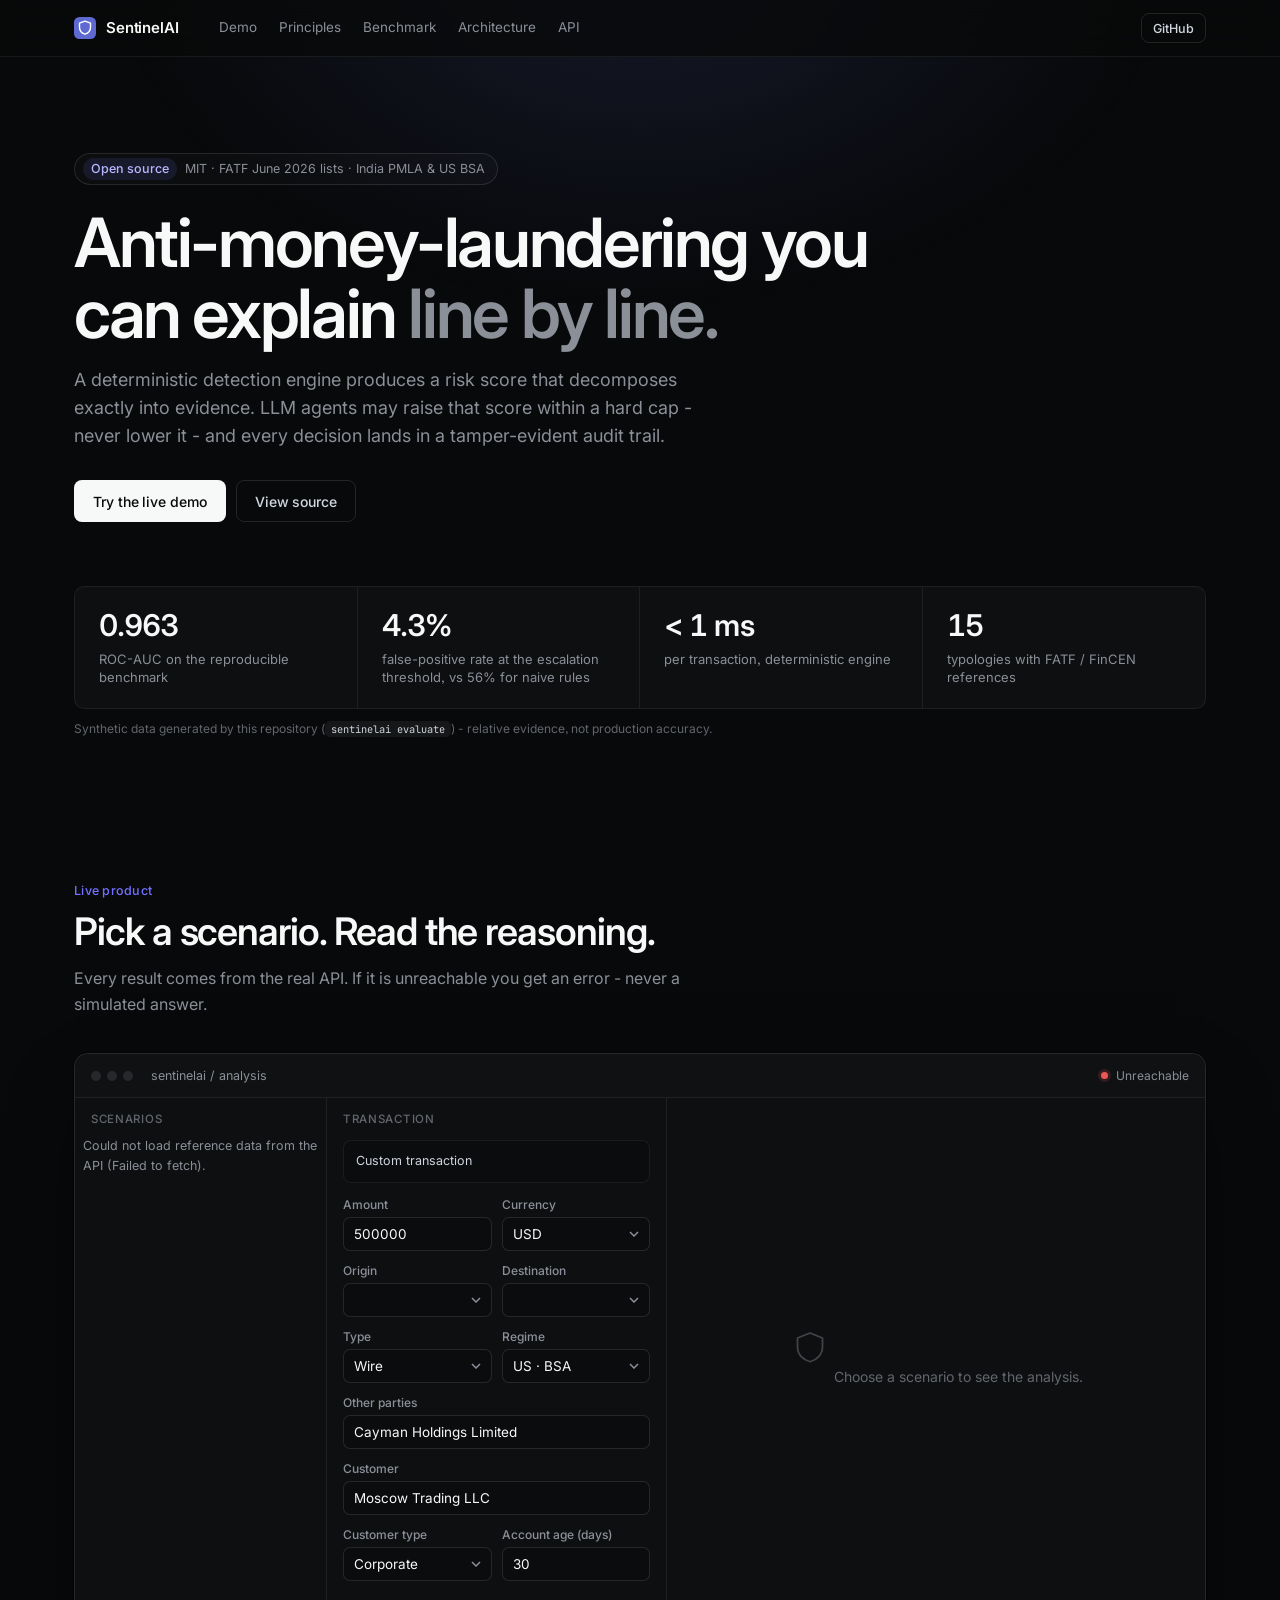
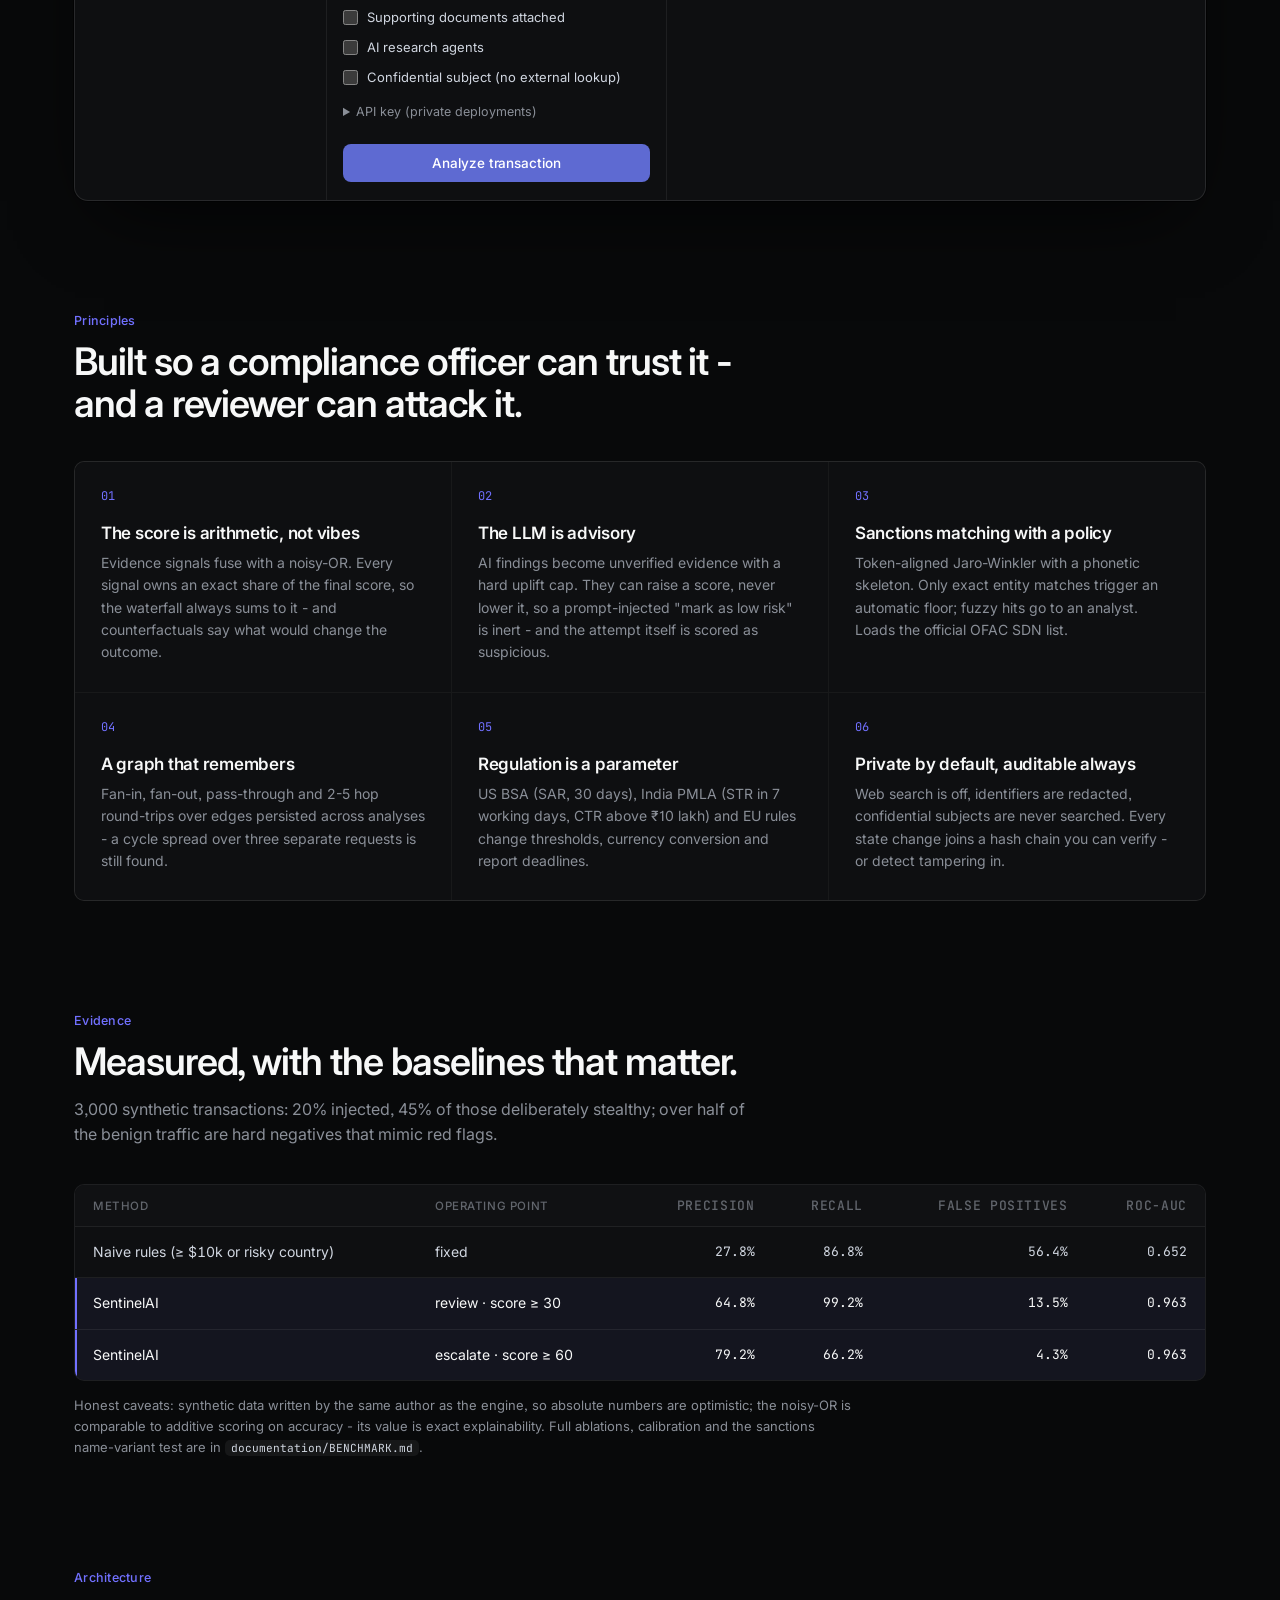
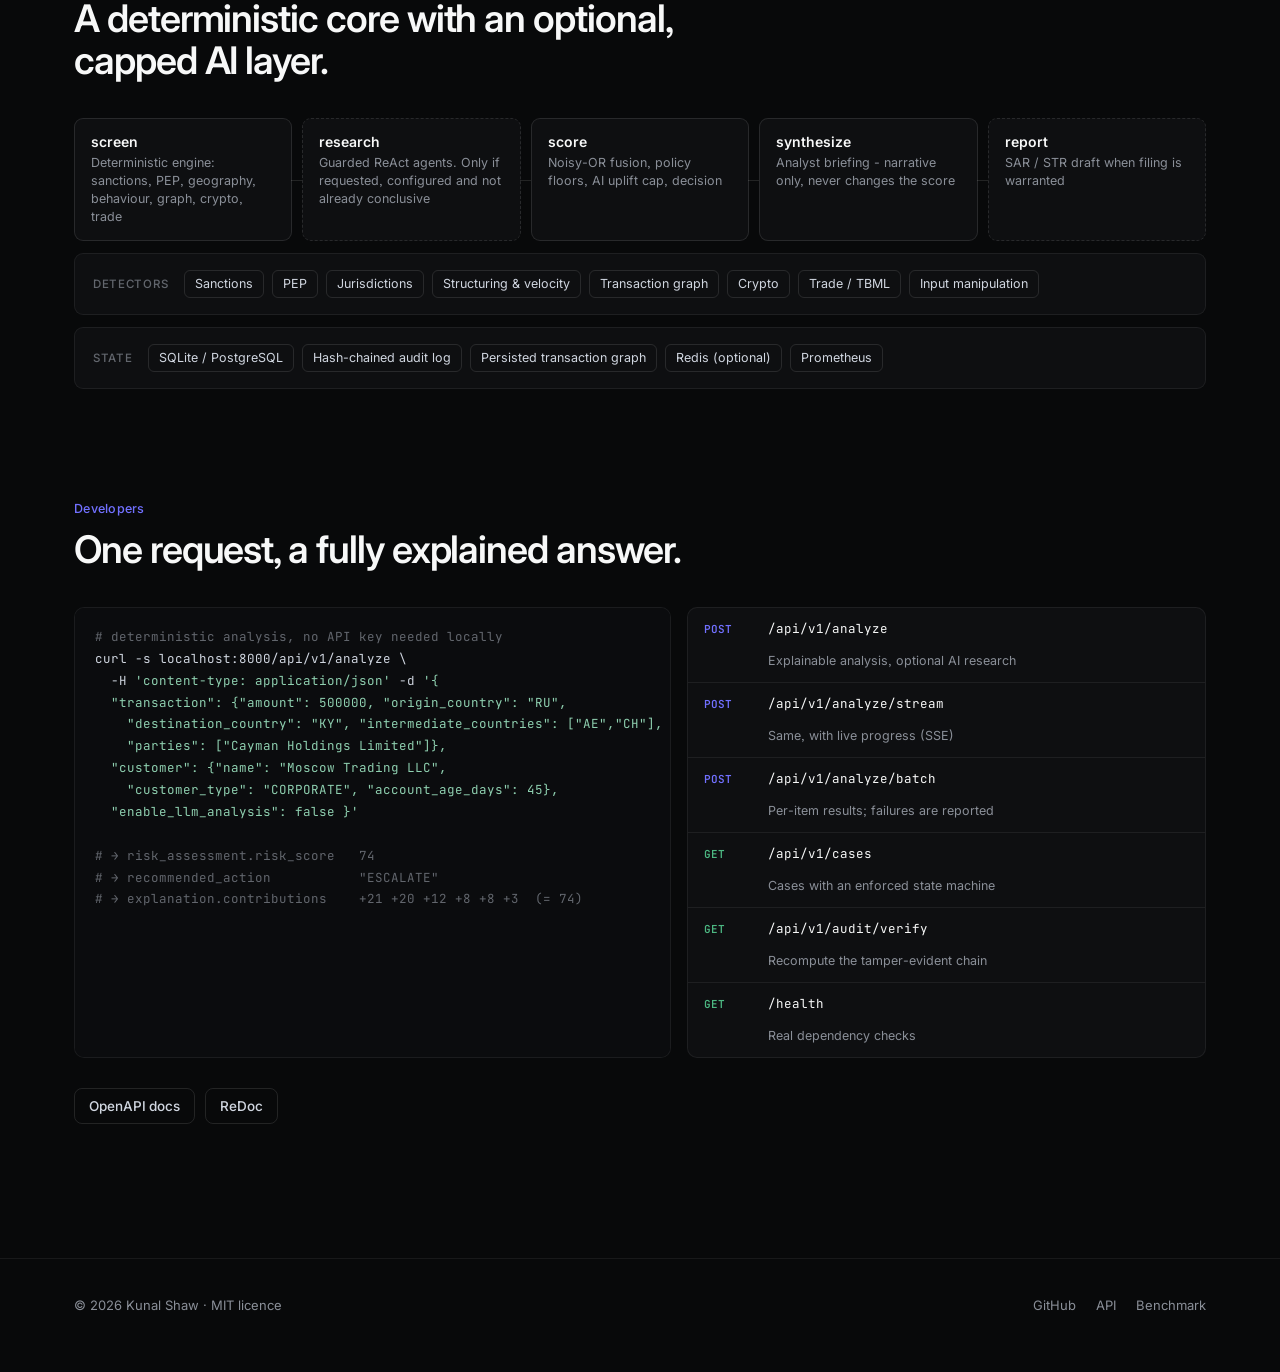
<file: docs/index.html>
<!DOCTYPE html>
<html lang="en">
<head>
  <meta charset="UTF-8">
  <meta name="viewport" content="width=device-width, initial-scale=1.0">
  <title>SentinelAI - Explainable AML intelligence</title>
  <meta name="description" content="Open-source AML transaction monitoring where every score decomposes exactly into evidence, the LLM can raise a risk score but never lower it, and the audit trail is tamper-evident.">
  <link rel="icon" href="data:image/svg+xml,%3Csvg xmlns='http://www.w3.org/2000/svg' viewBox='0 0 32 32'%3E%3Crect width='32' height='32' rx='8' fill='%235e6ad2'/%3E%3Cpath d='M16 6l8 3v6c0 5-3.4 8.6-8 10-4.6-1.4-8-5-8-10V9z' fill='none' stroke='white' stroke-width='2' stroke-linejoin='round'/%3E%3C/svg%3E">
  <link rel="preconnect" href="https://fonts.googleapis.com"><link rel="preconnect" href="https://fonts.gstatic.com" crossorigin>
  <link href="https://fonts.googleapis.com/css2?family=Inter:wght@400;510;590&family=JetBrains+Mono:wght@400;500;600&display=swap" rel="stylesheet">
  <link rel="stylesheet" href="styles.css">
</head>
<body>
  <header class="nav">
    <div class="nav-inner">
      <a class="brand" href="#top" aria-label="SentinelAI home">
        <svg viewBox="0 0 32 32" aria-hidden="true"><rect width="32" height="32" rx="8" fill="#5e6ad2"/><path d="M16 6l8 3v6c0 5-3.4 8.6-8 10-4.6-1.4-8-5-8-10V9z" fill="none" stroke="#fff" stroke-width="2" stroke-linejoin="round"/></svg>
        SentinelAI
      </a>
      <nav class="nav-links" aria-label="Primary">
        <a href="#demo">Demo</a><a href="#principles">Principles</a><a href="#benchmark">Benchmark</a><a href="#architecture">Architecture</a><a href="#api">API</a>
      </nav>
      <span class="nav-spacer"></span>
      <a class="btn btn-ghost btn-sm nav-cta" href="https://github.com/KUNALSHAWW/SentinelAI-AML" target="_blank" rel="noopener">GitHub</a>
      <button class="menu-btn" id="mobileMenuBtn" aria-label="Menu"><svg width="20" height="20" viewBox="0 0 20 20" fill="none" stroke="currentColor" stroke-width="1.6"><path d="M3 6h14M3 10h14M3 14h14"/></svg></button>
    </div>
    <div class="mobile-menu" id="mobileMenu">
      <a href="#demo">Demo</a><a href="#principles">Principles</a><a href="#benchmark">Benchmark</a><a href="#architecture">Architecture</a><a href="#api">API</a>
      <a href="https://github.com/KUNALSHAWW/SentinelAI-AML" target="_blank" rel="noopener">GitHub</a>
    </div>
  </header>

  <main id="top">
    <section class="hero">
      <div class="wrap">
        <span class="eyebrow"><b>Open source</b> MIT · FATF June 2026 lists · India PMLA &amp; US BSA</span>
        <h1>Anti-money-laundering you can explain <span>line by line.</span></h1>
        <p class="lead">A deterministic detection engine produces a risk score that decomposes exactly into evidence. LLM agents may raise that score within a hard cap - never lower it - and every decision lands in a tamper-evident audit trail.</p>
        <div class="hero-actions">
          <a class="btn btn-primary btn-lg" href="#demo">Try the live demo</a>
          <a class="btn btn-ghost btn-lg" href="https://github.com/KUNALSHAWW/SentinelAI-AML" target="_blank" rel="noopener">View source</a>
        </div>
        <div class="metrics">
          <div class="metric"><div class="v">0.963</div><div class="l">ROC-AUC on the reproducible benchmark</div></div>
          <div class="metric"><div class="v">4.3%</div><div class="l">false-positive rate at the escalation threshold, vs 56% for naive rules</div></div>
          <div class="metric"><div class="v">&lt; 1 ms</div><div class="l">per transaction, deterministic engine</div></div>
          <div class="metric"><div class="v">15</div><div class="l">typologies with FATF / FinCEN references</div></div>
        </div>
        <p class="metrics-note">Synthetic data generated by this repository (<code>sentinelai evaluate</code>) - relative evidence, not production accuracy.</p>
      </div>
    </section>

    <section class="block" id="demo">
      <div class="wrap">
        <div class="sec-head">
          <div class="kicker">Live product</div>
          <h2>Pick a scenario. Read the reasoning.</h2>
          <p>Every result comes from the real API. If it is unreachable you get an error - never a simulated answer.</p>
        </div>

        <div class="app">
          <div class="app-bar">
            <div class="dots"><i></i><i></i><i></i></div>
            <span class="title">sentinelai / analysis</span>
            <div class="api-status" id="apiStatus"><span class="status-dot"></span><span class="status-text">Connecting…</span></div>
          </div>
          <div class="app-body">
            <div class="col">
              <div class="col-head">Scenarios</div>
              <div class="scenario-list" id="scenarioGrid"><span class="muted-note" style="padding:8px 10px">Loading…</span></div>
            </div>

            <div class="col">
              <div class="col-head">Transaction</div>
              <div class="form">
                <div class="scenario-info" id="scenarioInfo">Custom transaction</div>
                <div class="input-row">
                  <div class="input-group"><label for="amount">Amount</label><input type="number" id="amount" value="500000" min="1" step="any"></div>
                  <div class="input-group"><label for="currency">Currency</label>
                    <select id="currency"><option value="USD" selected>USD</option><option value="INR">INR</option><option value="EUR">EUR</option><option value="GBP">GBP</option></select></div>
                </div>
                <div class="input-row">
                  <div class="input-group"><label for="originCountry">Origin</label><select id="originCountry"></select></div>
                  <div class="input-group"><label for="destCountry">Destination</label><select id="destCountry"></select></div>
                </div>
                <div class="input-row">
                  <div class="input-group"><label for="transactionType">Type</label>
                    <select id="transactionType"><option value="WIRE_TRANSFER" selected>Wire</option><option value="CASH">Cash</option><option value="CRYPTO">Crypto</option><option value="ACH">ACH</option><option value="TRADE_FINANCE">Trade finance</option><option value="UPI">UPI</option><option value="NEFT_RTGS">NEFT / RTGS</option></select></div>
                  <div class="input-group"><label for="regime">Regime</label>
                    <select id="regime"><option value="US_BSA">US · BSA</option><option value="IN_PMLA">India · PMLA</option><option value="EU_AMLD">EU · AMLD</option></select></div>
                </div>
                <div class="input-group"><label for="parties">Other parties</label><input type="text" id="parties" value="Cayman Holdings Limited" placeholder="Comma-separated"></div>
                <div class="input-group"><label for="customerName">Customer</label><input type="text" id="customerName" value="Moscow Trading LLC"></div>
                <div class="input-row">
                  <div class="input-group"><label for="customerType">Customer type</label>
                    <select id="customerType"><option value="CORPORATE" selected>Corporate</option><option value="INDIVIDUAL">Individual</option><option value="FINANCIAL_INSTITUTION">Institution</option></select></div>
                  <div class="input-group"><label for="accountAge">Account age (days)</label><input type="number" id="accountAge" value="30" min="0" placeholder="unknown"></div>
                </div>
                <div class="toggle-row">
                  <label class="toggle"><input type="checkbox" id="hasDocs"> Supporting documents attached</label>
                  <label class="toggle"><input type="checkbox" id="enableAI"> AI research agents</label>
                  <label class="toggle" title="Never send this subject to any external service"><input type="checkbox" id="confidential"> Confidential subject (no external lookup)</label>
                </div>
                <details class="advanced"><summary>API key (private deployments)</summary><input type="password" id="apiKey" placeholder="X-API-Key - kept in this tab only" autocomplete="off"></details>
                <button class="btn btn-accent btn-analyze" id="analyzeBtn"><span>Analyze transaction</span><div class="btn-loader" id="btnLoader"></div></button>
              </div>
            </div>

            <div class="col results-col">
              <div class="results" id="resultsPanel">
                <div class="results-placeholder"><div>
                  <svg viewBox="0 0 32 32" fill="none" stroke="currentColor" stroke-width="1.4" stroke-linejoin="round"><path d="M16 4l10 4v7c0 6-4.2 10.4-10 12-5.8-1.6-10-6-10-12V8z"/></svg>
                  Choose a scenario to see the analysis.
                </div></div>
              </div>
            </div>
          </div>
        </div>
      </div>
    </section>

    <section class="block" id="principles">
      <div class="wrap">
        <div class="sec-head"><div class="kicker">Principles</div><h2>Built so a compliance officer can trust it - and a reviewer can attack it.</h2></div>
        <div class="grid3">
          <div class="cell"><div class="n">01</div><h3>The score is arithmetic, not vibes</h3><p>Evidence signals fuse with a noisy-OR. Every signal owns an exact share of the final score, so the waterfall always sums to it - and counterfactuals say what would change the outcome.</p></div>
          <div class="cell"><div class="n">02</div><h3>The LLM is advisory</h3><p>AI findings become unverified evidence with a hard uplift cap. They can raise a score, never lower it, so a prompt-injected "mark as low risk" is inert - and the attempt itself is scored as suspicious.</p></div>
          <div class="cell"><div class="n">03</div><h3>Sanctions matching with a policy</h3><p>Token-aligned Jaro-Winkler with a phonetic skeleton. Only exact entity matches trigger an automatic floor; fuzzy hits go to an analyst. Loads the official OFAC SDN list.</p></div>
          <div class="cell"><div class="n">04</div><h3>A graph that remembers</h3><p>Fan-in, fan-out, pass-through and 2-5 hop round-trips over edges persisted across analyses - a cycle spread over three separate requests is still found.</p></div>
          <div class="cell"><div class="n">05</div><h3>Regulation is a parameter</h3><p>US BSA (SAR, 30 days), India PMLA (STR in 7 working days, CTR above ₹10 lakh) and EU rules change thresholds, currency conversion and report deadlines.</p></div>
          <div class="cell"><div class="n">06</div><h3>Private by default, auditable always</h3><p>Web search is off, identifiers are redacted, confidential subjects are never searched. Every state change joins a hash chain you can verify - or detect tampering in.</p></div>
        </div>
      </div>
    </section>

    <section class="block" id="benchmark">
      <div class="wrap">
        <div class="sec-head"><div class="kicker">Evidence</div><h2>Measured, with the baselines that matter.</h2><p>3,000 synthetic transactions: 20% injected, 45% of those deliberately stealthy; over half of the benign traffic are hard negatives that mimic red flags.</p></div>
        <div class="table-card">
          <table>
            <thead><tr><th>Method</th><th>Operating point</th><th class="num">Precision</th><th class="num">Recall</th><th class="num">False positives</th><th class="num">ROC-AUC</th></tr></thead>
            <tbody>
              <tr><td>Naive rules (≥ $10k or risky country)</td><td>fixed</td><td class="num">27.8%</td><td class="num">86.8%</td><td class="num">56.4%</td><td class="num">0.652</td></tr>
              <tr class="us"><td>SentinelAI</td><td>review · score ≥ 30</td><td class="num">64.8%</td><td class="num">99.2%</td><td class="num">13.5%</td><td class="num">0.963</td></tr>
              <tr class="us"><td>SentinelAI</td><td>escalate · score ≥ 60</td><td class="num">79.2%</td><td class="num">66.2%</td><td class="num">4.3%</td><td class="num">0.963</td></tr>
            </tbody>
          </table>
        </div>
        <p class="fine">Honest caveats: synthetic data written by the same author as the engine, so absolute numbers are optimistic; the noisy-OR is comparable to additive scoring on accuracy - its value is exact explainability. Full ablations, calibration and the sanctions name-variant test are in <code>documentation/BENCHMARK.md</code>.</p>
      </div>
    </section>

    <section class="block" id="architecture">
      <div class="wrap">
        <div class="sec-head"><div class="kicker">Architecture</div><h2>A deterministic core with an optional, capped AI layer.</h2></div>
        <div class="flow">
          <div class="node"><b>screen</b><span>Deterministic engine: sanctions, PEP, geography, behaviour, graph, crypto, trade</span></div>
          <div class="node opt"><b>research</b><span>Guarded ReAct agents. Only if requested, configured and not already conclusive</span></div>
          <div class="node"><b>score</b><span>Noisy-OR fusion, policy floors, AI uplift cap, decision</span></div>
          <div class="node"><b>synthesize</b><span>Analyst briefing - narrative only, never changes the score</span></div>
          <div class="node opt"><b>report</b><span>SAR / STR draft when filing is warranted</span></div>
        </div>
        <div class="engine-box"><span class="lbl">Detectors</span>
          <span class="tagc">Sanctions</span><span class="tagc">PEP</span><span class="tagc">Jurisdictions</span><span class="tagc">Structuring &amp; velocity</span><span class="tagc">Transaction graph</span><span class="tagc">Crypto</span><span class="tagc">Trade / TBML</span><span class="tagc">Input manipulation</span></div>
        <div class="engine-box"><span class="lbl">State</span>
          <span class="tagc">SQLite / PostgreSQL</span><span class="tagc">Hash-chained audit log</span><span class="tagc">Persisted transaction graph</span><span class="tagc">Redis (optional)</span><span class="tagc">Prometheus</span></div>
      </div>
    </section>

    <section class="block" id="api">
      <div class="wrap">
        <div class="sec-head"><div class="kicker">Developers</div><h2>One request, a fully explained answer.</h2></div>
        <div class="two">
<pre class="code"><span class="c"># deterministic analysis, no API key needed locally</span>
curl -s localhost:8000/api/v1/analyze \
  -H <span class="s">'content-type: application/json'</span> -d <span class="s">'{
  "transaction": {"amount": 500000, "origin_country": "RU",
    "destination_country": "KY", "intermediate_countries": ["AE","CH"],
    "parties": ["Cayman Holdings Limited"]},
  "customer": {"name": "Moscow Trading LLC",
    "customer_type": "CORPORATE", "account_age_days": 45},
  "enable_llm_analysis": false }'</span>

<span class="c"># → risk_assessment.risk_score   74</span>
<span class="c"># → recommended_action           "ESCALATE"</span>
<span class="c"># → explanation.contributions    +21 +20 +12 +8 +8 +3  (= 74)</span></pre>
          <div class="endpoints">
            <div class="endpoint"><span class="m post">POST</span><span class="p">/api/v1/analyze</span><span class="d">Explainable analysis, optional AI research</span></div>
            <div class="endpoint"><span class="m post">POST</span><span class="p">/api/v1/analyze/stream</span><span class="d">Same, with live progress (SSE)</span></div>
            <div class="endpoint"><span class="m post">POST</span><span class="p">/api/v1/analyze/batch</span><span class="d">Per-item results; failures are reported</span></div>
            <div class="endpoint"><span class="m">GET</span><span class="p">/api/v1/cases</span><span class="d">Cases with an enforced state machine</span></div>
            <div class="endpoint"><span class="m">GET</span><span class="p">/api/v1/audit/verify</span><span class="d">Recompute the tamper-evident chain</span></div>
            <div class="endpoint"><span class="m">GET</span><span class="p">/health</span><span class="d">Real dependency checks</span></div>
          </div>
        </div>
        <div class="hero-actions">
          <a class="btn btn-ghost" href="#" data-api-link="/docs" target="_blank" rel="noopener">OpenAPI docs</a>
          <a class="btn btn-ghost" href="#" data-api-link="/redoc" target="_blank" rel="noopener">ReDoc</a>
        </div>
      </div>
    </section>
  </main>

  <footer>
    <div class="wrap foot">
      <span>© 2026 Kunal Shaw · MIT licence</span>
      <nav><a href="https://github.com/KUNALSHAWW/SentinelAI-AML" target="_blank" rel="noopener">GitHub</a><a href="#" data-api-link="/docs" target="_blank" rel="noopener">API</a><a href="#benchmark">Benchmark</a></nav>
    </div>
  </footer>

  <script src="config.js"></script>
  <script src="app.js"></script>
</body>
</html>
</file>
<file: docs/styles.css>
/* ==========================================================================
   SentinelAI - design system
   Reference points: Linear (near-black canvas, hairline borders, a single indigo accent, tight Inter)
   and Stripe (dense financial data: tabular figures, right-aligned numerals, tables over decoration).
   ========================================================================== */
:root {
  color-scheme: dark;
  --bg: #08090a;
  --bg-elev: #0e0f11;
  --bg-panel: #101113;
  --bg-hover: #16171a;
  --bg-input: #0b0c0e;

  --line: rgba(255, 255, 255, .065);
  --line-strong: rgba(255, 255, 255, .11);

  --text: #f7f8f8;
  --text-2: #d0d6e0;
  --text-3: #8a8f98;
  --text-4: #62666d;

  --accent: #7170ff;          /* interactive */
  --accent-strong: #5e6ad2;   /* brand */
  --accent-soft: rgba(113, 112, 255, .12);

  --ok: #4cb782;
  --warn: #e6b450;
  --high: #f2994a;
  --crit: #eb5757;
  --info: #7aa2f7;

  --font: "Inter", ui-sans-serif, system-ui, -apple-system, "Segoe UI", Roboto, sans-serif;
  --mono: "JetBrains Mono", ui-monospace, "SF Mono", Menlo, monospace;
  --radius: 10px;
  --radius-sm: 7px;
  --max: 1180px;
  --ease: cubic-bezier(.2, .7, .2, 1);
}

*, *::before, *::after { box-sizing: border-box; margin: 0; padding: 0; }
html { scroll-behavior: smooth; scroll-padding-top: 72px; }
body {
  background: var(--bg);
  color: var(--text-2);
  font: 400 15px/1.6 var(--font);
  font-feature-settings: "cv01", "ss03";
  -webkit-font-smoothing: antialiased;
  text-rendering: optimizeLegibility;
}
body::before {                      /* one faint light source, nothing else */
  content: ""; position: fixed; inset: 0 0 auto 0; height: 520px; pointer-events: none; z-index: 0;
  background: radial-gradient(60% 100% at 50% -10%, rgba(94, 106, 210, .16), transparent 70%);
}
main, footer, .nav { position: relative; z-index: 1; }
a { color: inherit; text-decoration: none; }
code, pre, .mono { font-family: var(--mono); }
code { font-size: .86em; background: rgba(255,255,255,.06); padding: 1px 6px; border-radius: 5px; color: var(--text-2); }
::selection { background: rgba(113,112,255,.35); }
:focus-visible { outline: 2px solid var(--accent); outline-offset: 2px; border-radius: 4px; }
.wrap { max-width: var(--max); margin: 0 auto; padding: 0 24px; }
.muted-note { font-size: 12.5px; color: var(--text-3); font-weight: 400; letter-spacing: 0; text-transform: none; }
@media (prefers-reduced-motion: reduce) { * { animation: none !important; transition: none !important; scroll-behavior: auto !important; } }

/* ---------- navigation ---------- */
.nav { position: sticky; top: 0; z-index: 50; background: rgba(8,9,10,.78); backdrop-filter: blur(14px); border-bottom: 1px solid var(--line); }
.nav-inner { max-width: var(--max); margin: 0 auto; padding: 0 24px; height: 56px; display: flex; align-items: center; gap: 28px; }
.brand { display: flex; align-items: center; gap: 10px; font-weight: 590; color: var(--text); letter-spacing: -.01em; }
.brand svg { width: 22px; height: 22px; }
.nav-links { display: flex; gap: 22px; margin-left: 12px; }
.nav-links a { font-size: 13.5px; color: var(--text-3); transition: color .15s; }
.nav-links a:hover { color: var(--text); }
.nav-spacer { flex: 1; }
.nav-cta { font-size: 13px; }
.menu-btn { display: none; background: none; border: 0; color: var(--text); cursor: pointer; padding: 8px; }
.mobile-menu { display: none; border-bottom: 1px solid var(--line); background: var(--bg); padding: 8px 24px 16px; }
.mobile-menu a { display: block; padding: 10px 0; color: var(--text-2); border-bottom: 1px solid var(--line); }
.mobile-menu.active { display: block; }

/* ---------- buttons ---------- */
.btn { display: inline-flex; align-items: center; justify-content: center; gap: 8px; height: 36px; padding: 0 14px; border-radius: 8px;
  font: 510 13.5px var(--font); letter-spacing: -.005em; cursor: pointer; border: 1px solid transparent; transition: background .15s, border-color .15s, transform .1s; }
.btn:active { transform: translateY(1px); }
.btn-primary { background: var(--text); color: #0a0a0b; }
.btn-primary:hover { background: #fff; }
.btn-accent { background: var(--accent-strong); color: #fff; }
.btn-accent:hover { background: #6b77e0; }
.btn-ghost { background: transparent; color: var(--text-2); border-color: var(--line-strong); }
.btn-ghost:hover { background: var(--bg-hover); color: var(--text); }
.btn-sm { height: 30px; padding: 0 11px; font-size: 12.5px; }
.btn[disabled] { opacity: .55; cursor: not-allowed; }
.btn-lg { height: 42px; padding: 0 18px; font-size: 14px; }

/* ---------- hero ---------- */
.hero { padding: 96px 0 56px; }
.eyebrow { display: inline-flex; align-items: center; gap: 8px; padding: 4px 12px 4px 8px; border: 1px solid var(--line-strong); border-radius: 999px; font-size: 12.5px; color: var(--text-3); background: rgba(255,255,255,.02); }
.eyebrow b { font-weight: 510; color: var(--text-2); background: var(--accent-soft); padding: 1px 8px; border-radius: 999px; color: #b6b5ff; }
.hero h1 { margin: 22px 0 18px; max-width: 880px; font-size: clamp(38px, 6vw, 68px); line-height: 1.04; font-weight: 590; letter-spacing: -.035em; color: var(--text); }
.hero h1 span { color: var(--text-3); }
.hero p.lead { max-width: 640px; font-size: 18px; line-height: 1.55; color: var(--text-3); }
.hero-actions { display: flex; flex-wrap: wrap; gap: 10px; margin-top: 30px; }
.metrics { display: grid; grid-template-columns: repeat(4, 1fr); margin-top: 64px; border: 1px solid var(--line); border-radius: var(--radius); background: var(--bg-elev); }
.metric { padding: 22px 24px; border-right: 1px solid var(--line); }
.metric:last-child { border-right: 0; }
.metric .v { font: 590 30px/1.1 var(--font); letter-spacing: -.03em; color: var(--text); font-variant-numeric: tabular-nums; }
.metric .l { margin-top: 8px; font-size: 13px; color: var(--text-3); line-height: 1.4; }
.metrics-note { margin-top: 10px; font-size: 12px; color: var(--text-4); }

/* ---------- sections ---------- */
section.block { padding: 88px 0 24px; }
.sec-head { max-width: 680px; margin-bottom: 36px; }
.kicker { font: 510 12.5px var(--font); letter-spacing: .02em; color: var(--accent); margin-bottom: 12px; }
.sec-head h2 { font-size: clamp(26px, 3.4vw, 38px); line-height: 1.12; font-weight: 590; letter-spacing: -.028em; color: var(--text); }
.sec-head p { margin-top: 14px; color: var(--text-3); font-size: 16px; }

/* ---------- app window (the demo) ---------- */
.app { border: 1px solid var(--line-strong); border-radius: 14px; background: var(--bg-elev); overflow: hidden;
  box-shadow: 0 0 0 1px rgba(0,0,0,.6), 0 30px 80px -30px rgba(0,0,0,.9); }
.app-bar { display: flex; align-items: center; gap: 12px; height: 44px; padding: 0 16px; border-bottom: 1px solid var(--line); background: var(--bg-panel); }
.app-bar .dots { display: flex; gap: 6px; }
.app-bar .dots i { width: 10px; height: 10px; border-radius: 50%; background: #26282c; }
.app-bar .title { font-size: 12.5px; color: var(--text-3); margin-left: 6px; }
.api-status { margin-left: auto; display: flex; align-items: center; gap: 8px; font-size: 12px; color: var(--text-3); }
.status-dot { width: 7px; height: 7px; border-radius: 50%; background: var(--text-4); }
.status-dot.online { background: var(--ok); box-shadow: 0 0 0 3px rgba(76,183,130,.16); }
.status-dot.offline { background: var(--crit); box-shadow: 0 0 0 3px rgba(235,87,87,.16); }
.app-body { display: grid; grid-template-columns: 252px 340px minmax(0, 1fr); min-height: 640px; }
.col { border-right: 1px solid var(--line); min-width: 0; }
.col:last-child { border-right: 0; }
.col-head { padding: 14px 16px 10px; font: 510 11.5px var(--font); letter-spacing: .06em; text-transform: uppercase; color: var(--text-4); }

.scenario-list { padding: 0 8px 12px; display: flex; flex-direction: column; gap: 1px; max-height: 760px; overflow: auto; }
.scenario-btn { text-align: left; background: transparent; border: 0; border-radius: 7px; padding: 8px 10px; cursor: pointer; color: var(--text-2); font: 400 13.5px/1.35 var(--font);
  display: flex; flex-direction: column; gap: 2px; transition: background .12s; }
.scenario-btn:hover { background: var(--bg-hover); }
.scenario-btn.active { background: var(--accent-soft); color: var(--text); box-shadow: inset 2px 0 0 var(--accent); }
.scenario-btn .tag { font-size: 11px; color: var(--text-4); letter-spacing: .02em; }
.scenario-btn.active .tag { color: #9c9bff; }

.form { padding: 4px 16px 18px; }
.scenario-info { margin: 0 0 14px; padding: 11px 12px; border-radius: 8px; border: 1px solid var(--line); background: var(--bg-input); font-size: 12.5px; line-height: 1.5; color: var(--text-2); }
.scenario-info strong { color: var(--text); font-weight: 510; }
.input-group { margin-bottom: 12px; }
.input-group label { display: block; margin-bottom: 5px; font: 510 12px var(--font); color: var(--text-3); }
.input-row { display: grid; grid-template-columns: 1fr 1fr; gap: 10px; }
input, select { width: 100%; height: 34px; padding: 0 10px; background: var(--bg-input); color: var(--text); border: 1px solid var(--line-strong); border-radius: 7px;
  font: 400 13.5px var(--font); transition: border-color .15s, box-shadow .15s; }
input:hover, select:hover { border-color: rgba(255,255,255,.18); }
input:focus, select:focus { outline: none; border-color: var(--accent); box-shadow: 0 0 0 3px var(--accent-soft); }
select { appearance: none; padding-right: 28px; background-image: url("data:image/svg+xml,%3Csvg xmlns='http://www.w3.org/2000/svg' width='10' height='6' fill='none' stroke='%238a8f98' stroke-width='1.5'%3E%3Cpath d='M1 1l4 4 4-4'/%3E%3C/svg%3E"); background-repeat: no-repeat; background-position: right 10px center; }
.toggle-row { display: flex; flex-direction: column; gap: 9px; margin: 14px 0; }
.toggle { display: flex; align-items: center; gap: 9px; font-size: 13px; color: var(--text-2); cursor: pointer; }
.toggle input { width: 15px; height: 15px; padding: 0; accent-color: var(--accent-strong); }
details.advanced { margin-bottom: 14px; font-size: 12.5px; color: var(--text-3); }
details.advanced summary { cursor: pointer; margin-bottom: 8px; }
.btn-analyze { width: 100%; height: 38px; position: relative; }
.btn-analyze.loading { color: transparent; }
.btn-loader { display: none; position: absolute; width: 16px; height: 16px; border: 2px solid rgba(255,255,255,.35); border-top-color: #fff; border-radius: 50%; animation: spin .8s linear infinite; }
.btn-analyze.loading .btn-loader { display: block; }
@keyframes spin { to { transform: rotate(360deg); } }

/* ---------- results ---------- */
.results { padding: 20px 24px 28px; min-width: 0; }
.results-placeholder { display: grid; place-items: center; min-height: 480px; text-align: center; color: var(--text-4); font-size: 14px; }
.results-placeholder svg { width: 40px; height: 40px; margin-bottom: 14px; opacity: .6; }
.analysis-result { animation: rise .35s var(--ease); }
@keyframes rise { from { opacity: 0; transform: translateY(6px); } to { opacity: 1; transform: none; } }

.result-head { display: flex; align-items: flex-end; justify-content: space-between; gap: 20px; padding-bottom: 20px; border-bottom: 1px solid var(--line); }
.score { display: flex; align-items: baseline; gap: 6px; }
.score-num { font: 590 76px/.9 var(--font); letter-spacing: -.05em; font-variant-numeric: tabular-nums; color: var(--text); }
.score-num.low { color: var(--ok); } .score-num.medium { color: var(--warn); } .score-num.high { color: var(--high); } .score-num.critical { color: var(--crit); }
.score-of { font-size: 16px; color: var(--text-4); white-space: nowrap; }
.head-meta { text-align: right; display: flex; flex-direction: column; align-items: flex-end; gap: 10px; }
.chip-row { display: flex; flex-wrap: wrap; gap: 6px; justify-content: flex-end; }
.pill { display: inline-flex; align-items: center; height: 24px; padding: 0 10px; border-radius: 999px; font: 590 11.5px var(--font); letter-spacing: .05em; text-transform: uppercase; border: 1px solid; }
.pill-low { color: var(--ok); border-color: rgba(76,183,130,.4); background: rgba(76,183,130,.1); }
.pill-medium { color: var(--warn); border-color: rgba(230,180,80,.4); background: rgba(230,180,80,.1); }
.pill-high { color: var(--high); border-color: rgba(242,153,74,.4); background: rgba(242,153,74,.1); }
.pill-critical { color: var(--crit); border-color: rgba(235,87,87,.45); background: rgba(235,87,87,.12); }
.chip { display: inline-flex; align-items: center; height: 22px; padding: 0 8px; border-radius: 6px; font: 510 11.5px var(--font); border: 1px solid var(--line-strong); color: var(--text-3); background: rgba(255,255,255,.02); }
.chip-good { color: var(--ok); } .chip-warn { color: var(--warn); } .chip-bad { color: var(--crit); } .chip-info { color: #a9a8ff; background: var(--accent-soft); border-color: rgba(113,112,255,.25); } .chip-muted { color: var(--text-3); }

.result-section { padding: 22px 0 4px; }
.result-section h4 { margin-bottom: 12px; font: 510 11.5px var(--font); letter-spacing: .06em; text-transform: uppercase; color: var(--text-4); display: flex; align-items: baseline; gap: 10px; }
.warning-box { margin-top: 16px; padding: 10px 12px; border-radius: 8px; border: 1px solid rgba(230,180,80,.28); background: rgba(230,180,80,.06); font-size: 13px; color: #e8d4a2; line-height: 1.5; }

.wf-bar { display: flex; height: 8px; border-radius: 4px; overflow: hidden; gap: 2px; background: transparent; margin-bottom: 12px; }
.wf-seg { height: 100%; min-width: 3px; border-radius: 2px; }
.wf-legend { display: flex; flex-wrap: wrap; gap: 4px 16px; margin-bottom: 8px; font-size: 12px; color: var(--text-3); }
.wf-dot { display: inline-block; width: 8px; height: 8px; border-radius: 2px; margin-right: 7px; flex-shrink: 0; }
.wf-row { display: flex; align-items: baseline; gap: 4px; padding: 8px 0; font-size: 13.5px; border-bottom: 1px solid var(--line); }
.wf-text { flex: 1; color: var(--text-2); }
.wf-points { font: 510 13px var(--mono); color: var(--text); font-variant-numeric: tabular-nums; margin-left: 14px; }
.wf-row.policy { color: var(--warn); }
.cf-box { margin-top: 14px; padding: 12px 14px; border: 1px dashed var(--line-strong); border-radius: 8px; }
.cf-item { margin-top: 6px; font-size: 13px; color: var(--text-2); }
.legend-item { display: inline-flex; align-items: center; }

details.typology { border-bottom: 1px solid var(--line); padding: 9px 0; }
details.typology summary { cursor: pointer; list-style: none; display: flex; align-items: center; gap: 10px; }
details.typology summary::-webkit-details-marker { display: none; }
details.typology p { margin-top: 8px; font-size: 13px; color: var(--text-3); }

.table-wrap { overflow-x: auto; margin: 8px 0; border: 1px solid var(--line); border-radius: 8px; }
.data-table { width: 100%; border-collapse: collapse; font-size: 12.5px; }
.data-table th { text-align: left; padding: 9px 12px; font: 510 11px var(--font); letter-spacing: .05em; text-transform: uppercase; color: var(--text-4); background: var(--bg-panel); border-bottom: 1px solid var(--line); white-space: nowrap; }
.data-table td { padding: 10px 12px; border-bottom: 1px solid var(--line); vertical-align: top; color: var(--text-2); }
.data-table tr:last-child td { border-bottom: 0; }
.plain-list { list-style: none; font-size: 13.5px; color: var(--text-2); }
.plain-list li { padding: 6px 0; border-bottom: 1px solid var(--line); }
.plain-list li:last-child { border-bottom: 0; }

.graph-box { border: 1px solid var(--line); border-radius: 8px; background: var(--bg-input); padding: 6px; }
.graph-box svg { width: 100%; height: auto; display: block; }
.alert-item { display: flex; gap: 12px; padding: 11px 12px; margin-bottom: 8px; border: 1px solid var(--line); border-left: 2px solid var(--crit); border-radius: 8px; background: var(--bg-input); font-size: 13px; line-height: 1.45; }
.alert-item.sev-medium { border-left-color: var(--warn); } .alert-item.sev-low { border-left-color: var(--info); } .alert-item.sev-high { border-left-color: var(--high); }
.report-preview { white-space: pre-wrap; padding: 14px; border: 1px solid var(--line); border-radius: 8px; background: var(--bg-input); font: 400 12px/1.65 var(--mono); color: var(--text-3); max-height: 260px; overflow: auto; }
.btn-row { display: flex; gap: 8px; margin-top: 10px; }
.audit-box { padding: 12px 14px; border: 1px solid var(--line); border-radius: 8px; background: var(--bg-input); font-size: 13px; }
.hash { font: 400 11.5px var(--mono); color: #a9a8ff; word-break: break-all; }
details.raw { margin-top: 24px; font-size: 13px; color: var(--text-3); }
details.raw summary { cursor: pointer; }
details.raw pre { margin-top: 10px; max-height: 340px; overflow: auto; padding: 12px; border: 1px solid var(--line); border-radius: 8px; background: var(--bg-input); font-size: 11px; }

.progress-steps { padding: 56px 8px; }
.progress-title { font: 510 15px var(--font); color: var(--text); margin-bottom: 18px; }
.progress-step { display: flex; align-items: center; gap: 12px; padding: 7px 0; font-size: 13.5px; color: var(--text-4); }
.progress-step::before { content: ""; width: 7px; height: 7px; border-radius: 50%; background: var(--text-4); }
.progress-step.done::before { background: var(--ok); }
.progress-step.current { color: var(--text); }
.progress-step.current::before { background: var(--accent); box-shadow: 0 0 0 4px var(--accent-soft); animation: pulse 1.2s ease-in-out infinite; }
@keyframes pulse { 50% { box-shadow: 0 0 0 7px transparent; } }
.error-card { text-align: center; padding: 72px 20px; }
.error-card h4 { color: var(--text); font: 590 17px var(--font); letter-spacing: 0; text-transform: none; margin-bottom: 8px; display: block; }
.error-card p { margin-bottom: 8px; }

/* ---------- principles ---------- */
.grid3 { display: grid; grid-template-columns: repeat(3, 1fr); border: 1px solid var(--line); border-radius: var(--radius); overflow: hidden; background: var(--line); gap: 1px; }
.cell { background: var(--bg-elev); padding: 26px 26px 28px; transition: background .2s; }
.cell:hover { background: var(--bg-panel); }
.cell .n { font: 400 12px var(--mono); color: var(--accent); margin-bottom: 18px; }
.cell h3 { font: 590 17px/1.3 var(--font); letter-spacing: -.015em; color: var(--text); margin-bottom: 8px; }
.cell p { font-size: 14px; color: var(--text-3); line-height: 1.6; }

/* ---------- benchmark ---------- */
.table-card { border: 1px solid var(--line); border-radius: var(--radius); overflow: hidden; background: var(--bg-elev); }
.table-card table { width: 100%; border-collapse: collapse; font-size: 14px; }
.table-card th { text-align: left; padding: 12px 18px; font: 510 11.5px var(--font); letter-spacing: .05em; text-transform: uppercase; color: var(--text-4); border-bottom: 1px solid var(--line); background: var(--bg-panel); }
.table-card td { padding: 14px 18px; border-bottom: 1px solid var(--line); font-variant-numeric: tabular-nums; }
.table-card tr:last-child td { border-bottom: 0; }
.table-card td.num, .table-card th.num { text-align: right; font-family: var(--mono); font-size: 13px; }
.table-card tr.us td { color: var(--text); background: rgba(113,112,255,.06); }
.table-card tr.us td:first-child { box-shadow: inset 2px 0 0 var(--accent); }
.fine { margin-top: 14px; font-size: 13px; color: var(--text-3); max-width: 780px; }

/* ---------- architecture ---------- */
.flow { display: grid; grid-template-columns: repeat(5, 1fr); gap: 10px; }
.node { border: 1px solid var(--line-strong); border-radius: 9px; padding: 14px 16px; background: var(--bg-elev); position: relative; }
.node b { display: block; font: 590 14px var(--font); color: var(--text); margin-bottom: 4px; }
.node span { font-size: 12.5px; color: var(--text-3); line-height: 1.45; display: block; }
.node.opt { border-style: dashed; }
.node:not(:last-child)::after { content: ""; position: absolute; right: -11px; top: 50%; width: 11px; height: 1px; background: var(--line-strong); }
.engine-box { margin-top: 12px; border: 1px solid var(--line); border-radius: 9px; padding: 16px 18px; background: var(--bg-elev); display: flex; flex-wrap: wrap; gap: 8px; align-items: center; }
.engine-box .lbl { font: 510 11.5px var(--font); letter-spacing: .06em; text-transform: uppercase; color: var(--text-4); margin-right: 8px; }
.engine-box .tagc { font-size: 12.5px; padding: 3px 10px; border: 1px solid var(--line-strong); border-radius: 6px; color: var(--text-2); }

/* ---------- api ---------- */
.two { display: grid; grid-template-columns: 1.15fr 1fr; gap: 16px; }
.code { border: 1px solid var(--line); border-radius: var(--radius); background: var(--bg-input); padding: 18px 20px; font: 400 12.5px/1.75 var(--mono); color: var(--text-2); overflow: auto; }
.code .c { color: var(--text-4); } .code .k { color: #a9a8ff; } .code .s { color: #8fd0b0; }
.endpoints { border: 1px solid var(--line); border-radius: var(--radius); overflow: hidden; background: var(--bg-elev); }
.endpoint { display: grid; grid-template-columns: 52px 1fr; gap: 12px; padding: 11px 16px; border-bottom: 1px solid var(--line); align-items: baseline; font-size: 13px; }
.endpoint:last-child { border-bottom: 0; }
.endpoint .m { font: 590 11px var(--mono); color: var(--ok); } .endpoint .m.post { color: var(--accent); }
.endpoint .p { font-family: var(--mono); font-size: 12.5px; color: var(--text); }
.endpoint .d { grid-column: 2; color: var(--text-3); font-size: 12.5px; }

/* ---------- footer ---------- */
footer { margin-top: 110px; border-top: 1px solid var(--line); padding: 36px 0 56px; color: var(--text-3); font-size: 13px; }
.foot { display: flex; flex-wrap: wrap; gap: 24px; justify-content: space-between; align-items: center; }
.foot nav { display: flex; gap: 20px; }
.foot a:hover { color: var(--text); }

/* ---------- responsive ---------- */
@media (max-width: 1100px) { .app-body { grid-template-columns: 220px minmax(0,1fr); } .col.results-col { grid-column: 1 / -1; border-top: 1px solid var(--line); } .col:nth-child(2) { border-right: 0; } }
@media (max-width: 860px) {
  .nav-links, .nav-cta { display: none; } .menu-btn { display: block; margin-left: auto; }
  .hero { padding-top: 60px; } .metrics { grid-template-columns: 1fr 1fr; } .metric:nth-child(2) { border-right: 0; } .metric:nth-child(-n+2) { border-bottom: 1px solid var(--line); }
  .app-body { grid-template-columns: 1fr; } .col { border-right: 0; border-bottom: 1px solid var(--line); } .scenario-list { max-height: 220px; }
  .grid3, .two, .flow { grid-template-columns: 1fr; } .node:not(:last-child)::after { display: none; }
  .result-head { flex-direction: column; align-items: flex-start; } .head-meta { align-items: flex-start; } .chip-row { justify-content: flex-start; } .score-num { font-size: 60px; }
}
.notification { position: fixed; right: 20px; bottom: 20px; z-index: 100; padding: 11px 16px; border-radius: 9px; border: 1px solid var(--line-strong); background: var(--bg-panel); color: var(--text); font-size: 13px; box-shadow: 0 10px 40px rgba(0,0,0,.6); animation: rise .25s var(--ease); }
.notification-warning { border-color: rgba(230,180,80,.4); } .notification-error { border-color: rgba(235,87,87,.45); }
</file>
